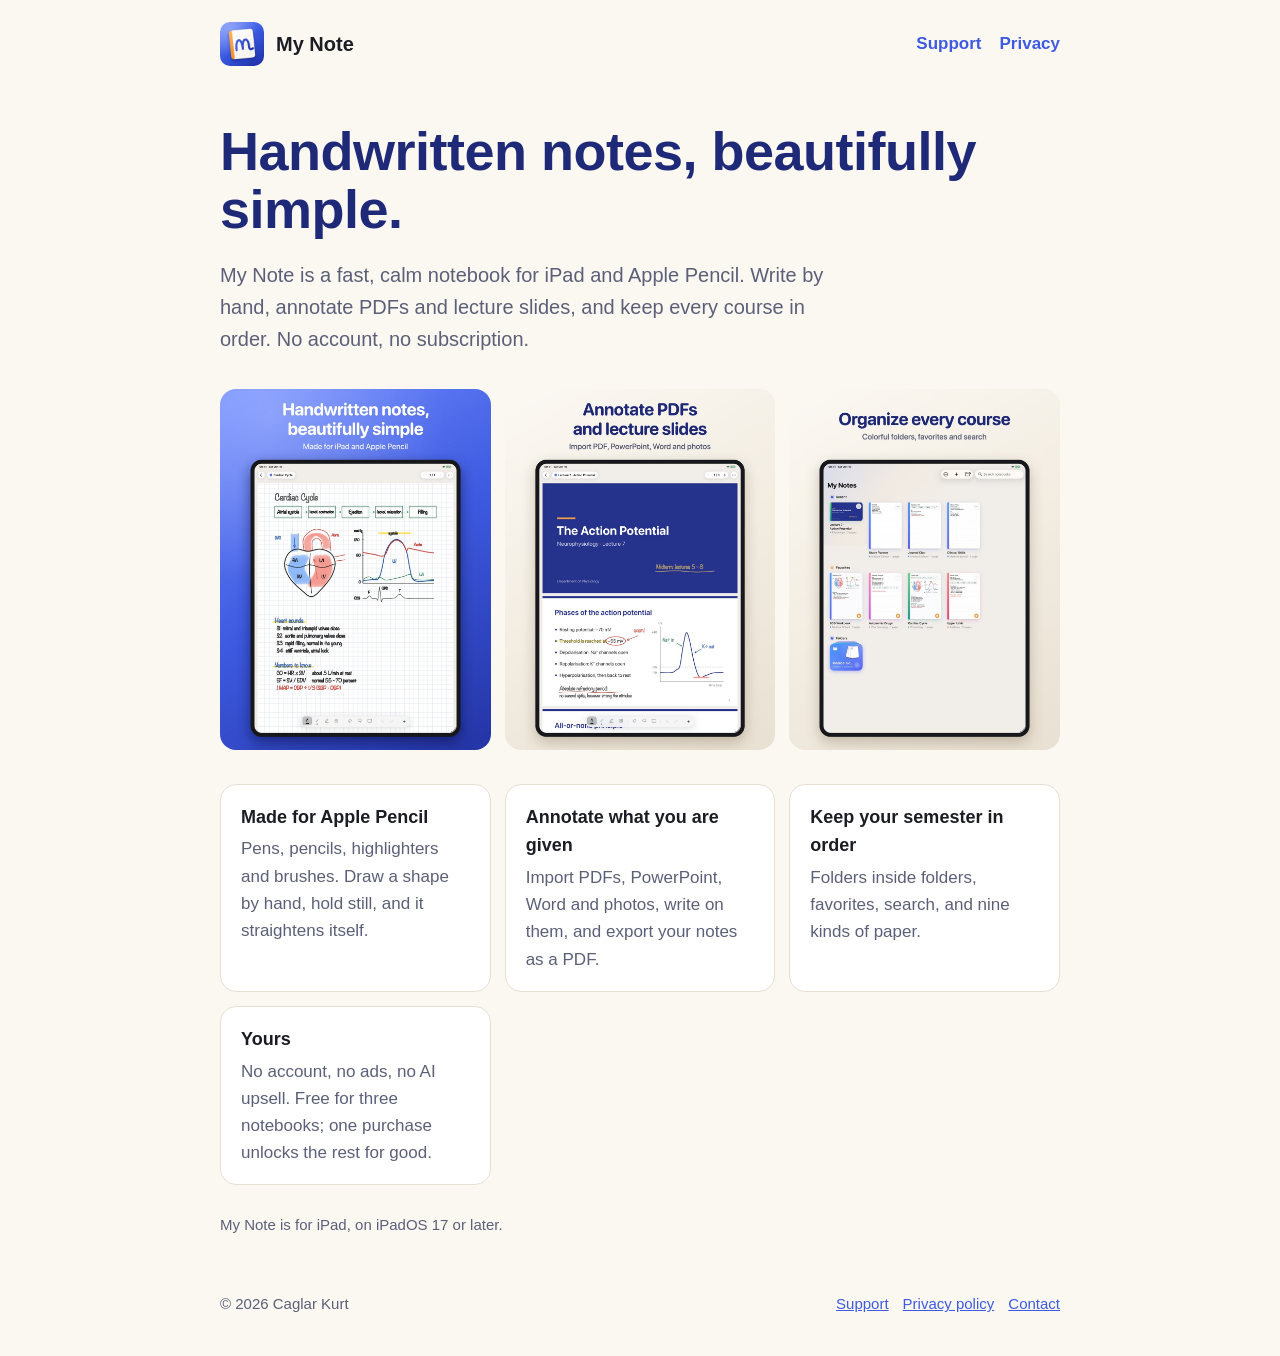
<file: index.html>
<!doctype html>
<html lang="en">
<head>
<meta charset="utf-8">
<meta name="viewport" content="width=device-width, initial-scale=1">
<title>My Note: Handwriting Notebook for iPad</title>
<link rel="icon" href="img/icon.png">
<link rel="stylesheet" href="style.css">
</head>
<body>
<header>
  <a class="brand" href="./"><img src="img/icon.png" alt="">My Note</a>
  <nav><a href="support/">Support</a><a href="privacy/">Privacy</a></nav>
</header>
<main>
<h1>Handwritten notes, beautifully simple.</h1>
<p class="lead">My Note is a fast, calm notebook for iPad and Apple Pencil. Write by hand, annotate PDFs and lecture slides, and keep every course in order. No account, no subscription.</p>
<div class="shots">
  <img src="img/1-notes.jpg" alt="A handwritten page about the cardiac cycle, with a drawing of the heart">
  <img src="img/2-slides-1.jpg" alt="Lecture slides with handwritten notes on them">
  <img src="img/4-library.jpg" alt="The library, with recent and favorite notebooks">
</div>
<div class="grid">
  <div class="card"><h3>Made for Apple Pencil</h3><p>Pens, pencils, highlighters and brushes. Draw a shape by hand, hold still, and it straightens itself.</p></div>
  <div class="card"><h3>Annotate what you are given</h3><p>Import PDFs, PowerPoint, Word and photos, write on them, and export your notes as a PDF.</p></div>
  <div class="card"><h3>Keep your semester in order</h3><p>Folders inside folders, favorites, search, and nine kinds of paper.</p></div>
  <div class="card"><h3>Yours</h3><p>No account, no ads, no AI upsell. Free for three notebooks; one purchase unlocks the rest for good.</p></div>
</div>
<p class="small" style="margin-top:28px">My Note is for iPad, on iPadOS 17 or later.</p>
</main>
<footer>
  <span>&copy; 2026 Caglar Kurt</span>
  <span><a href="support/">Support</a><a href="privacy/">Privacy policy</a><a href="mailto:kurtcaglar777@gmail.com">Contact</a></span>
</footer>
</body>
</html>
</file>
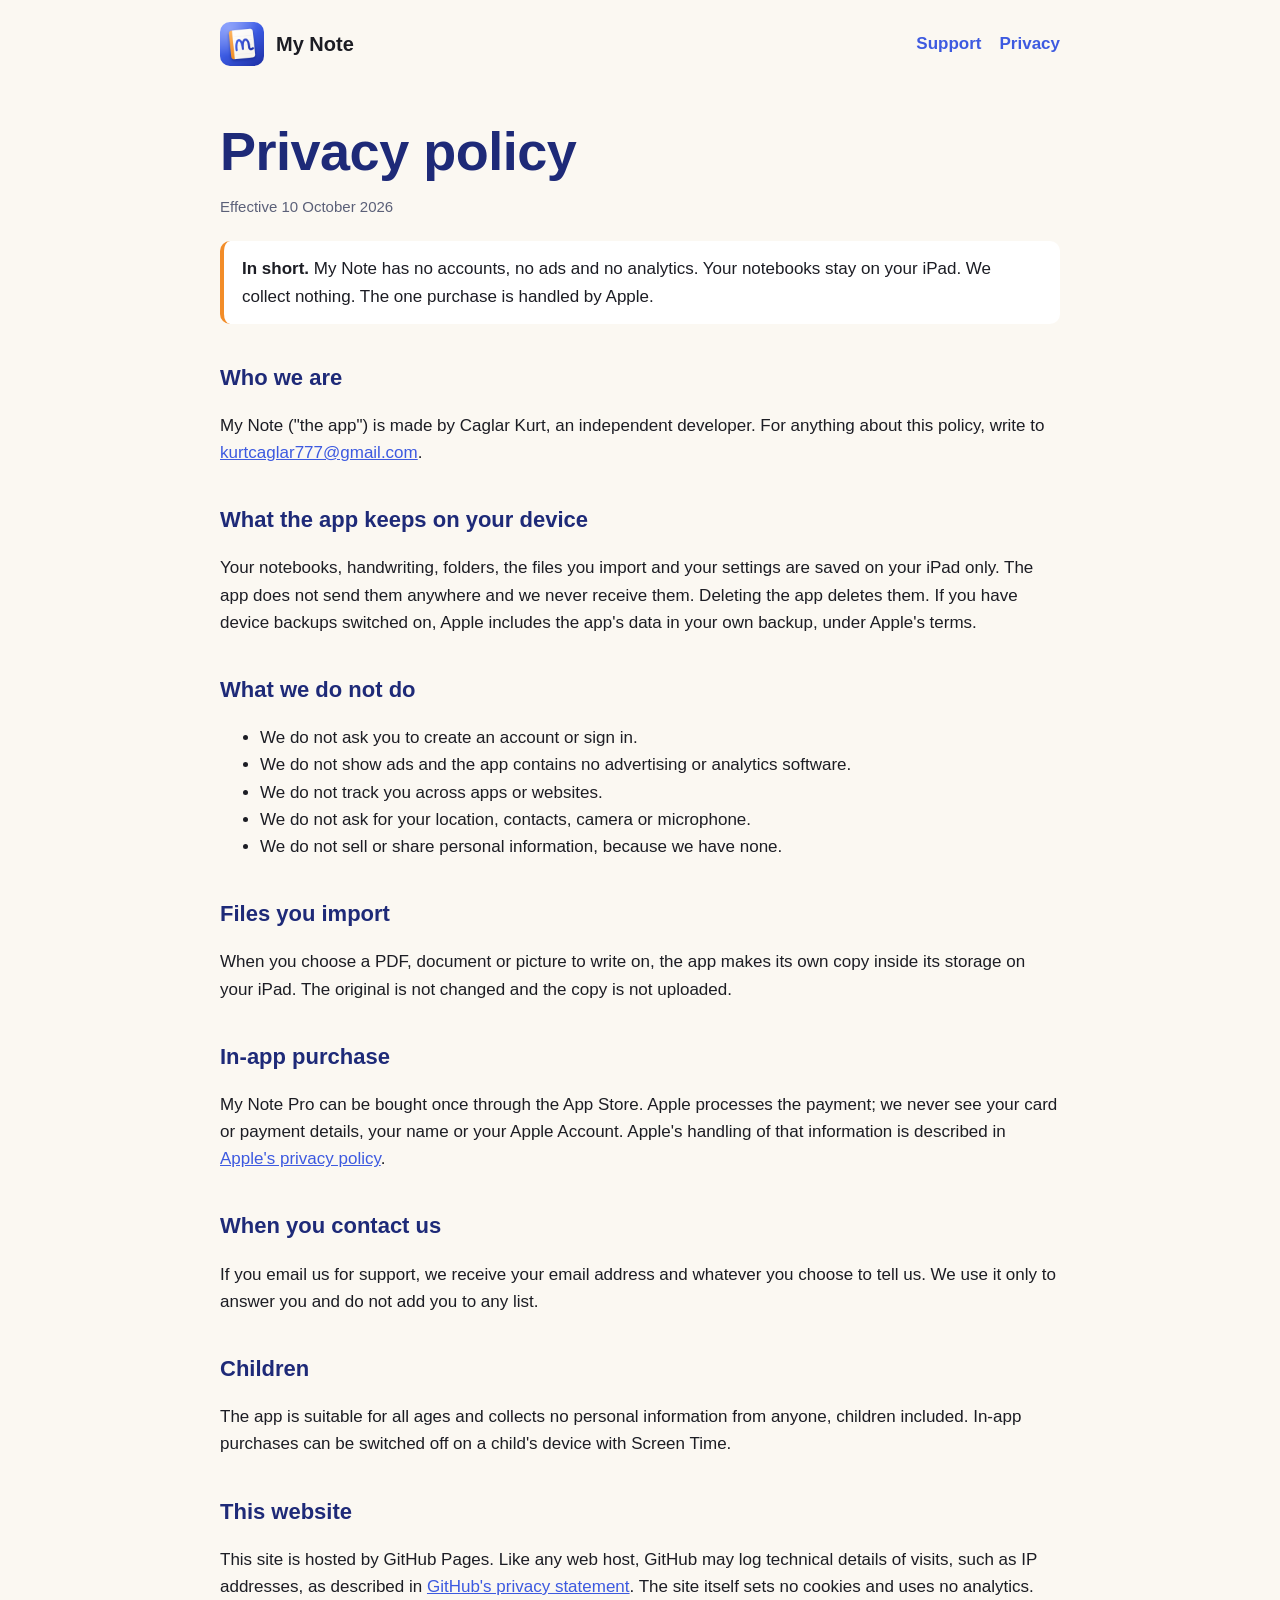
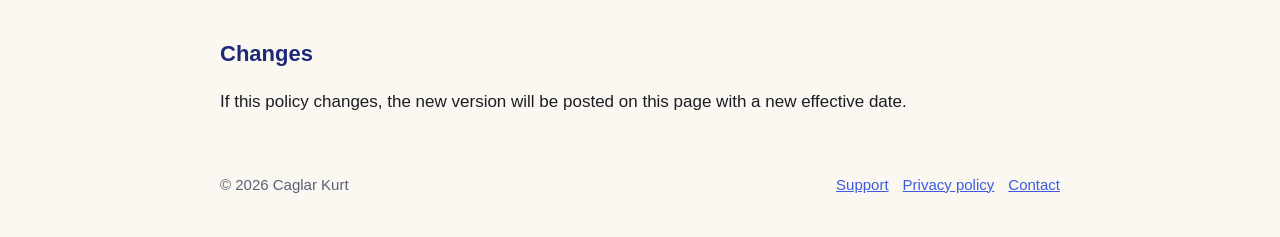
<file: privacy/index.html>
<!doctype html>
<html lang="en">
<head>
<meta charset="utf-8">
<meta name="viewport" content="width=device-width, initial-scale=1">
<title>Privacy policy · My Note</title>
<link rel="icon" href="../img/icon.png">
<link rel="stylesheet" href="../style.css">
</head>
<body>
<header>
  <a class="brand" href="../"><img src="../img/icon.png" alt="">My Note</a>
  <nav><a href="../support/">Support</a><a href="../privacy/">Privacy</a></nav>
</header>
<main>
<h1>Privacy policy</h1>
<p class="small">Effective 10 October 2026</p>
<div class="note"><strong>In short.</strong> My Note has no accounts, no ads and no analytics. Your notebooks stay on your iPad. We collect nothing. The one purchase is handled by Apple.</div>

<h2>Who we are</h2>
<p>My Note ("the app") is made by Caglar Kurt, an independent developer. For anything about this policy, write to <a href="mailto:kurtcaglar777@gmail.com">kurtcaglar777@gmail.com</a>.</p>

<h2>What the app keeps on your device</h2>
<p>Your notebooks, handwriting, folders, the files you import and your settings are saved on your iPad only. The app does not send them anywhere and we never receive them. Deleting the app deletes them. If you have device backups switched on, Apple includes the app's data in your own backup, under Apple's terms.</p>

<h2>What we do not do</h2>
<ul>
  <li>We do not ask you to create an account or sign in.</li>
  <li>We do not show ads and the app contains no advertising or analytics software.</li>
  <li>We do not track you across apps or websites.</li>
  <li>We do not ask for your location, contacts, camera or microphone.</li>
  <li>We do not sell or share personal information, because we have none.</li>
</ul>

<h2>Files you import</h2>
<p>When you choose a PDF, document or picture to write on, the app makes its own copy inside its storage on your iPad. The original is not changed and the copy is not uploaded.</p>

<h2>In-app purchase</h2>
<p>My Note Pro can be bought once through the App Store. Apple processes the payment; we never see your card or payment details, your name or your Apple Account. Apple's handling of that information is described in <a href="https://www.apple.com/legal/privacy/">Apple's privacy policy</a>.</p>

<h2>When you contact us</h2>
<p>If you email us for support, we receive your email address and whatever you choose to tell us. We use it only to answer you and do not add you to any list.</p>

<h2>Children</h2>
<p>The app is suitable for all ages and collects no personal information from anyone, children included. In-app purchases can be switched off on a child's device with Screen Time.</p>

<h2>This website</h2>
<p>This site is hosted by GitHub Pages. Like any web host, GitHub may log technical details of visits, such as IP addresses, as described in <a href="https://docs.github.com/en/site-policy/privacy-policies/github-general-privacy-statement">GitHub's privacy statement</a>. The site itself sets no cookies and uses no analytics.</p>

<h2>Changes</h2>
<p>If this policy changes, the new version will be posted on this page with a new effective date.</p>
</main>
<footer>
  <span>&copy; 2026 Caglar Kurt</span>
  <span><a href="../support/">Support</a><a href="../privacy/">Privacy policy</a><a href="mailto:kurtcaglar777@gmail.com">Contact</a></span>
</footer>
</body>
</html>
</file>
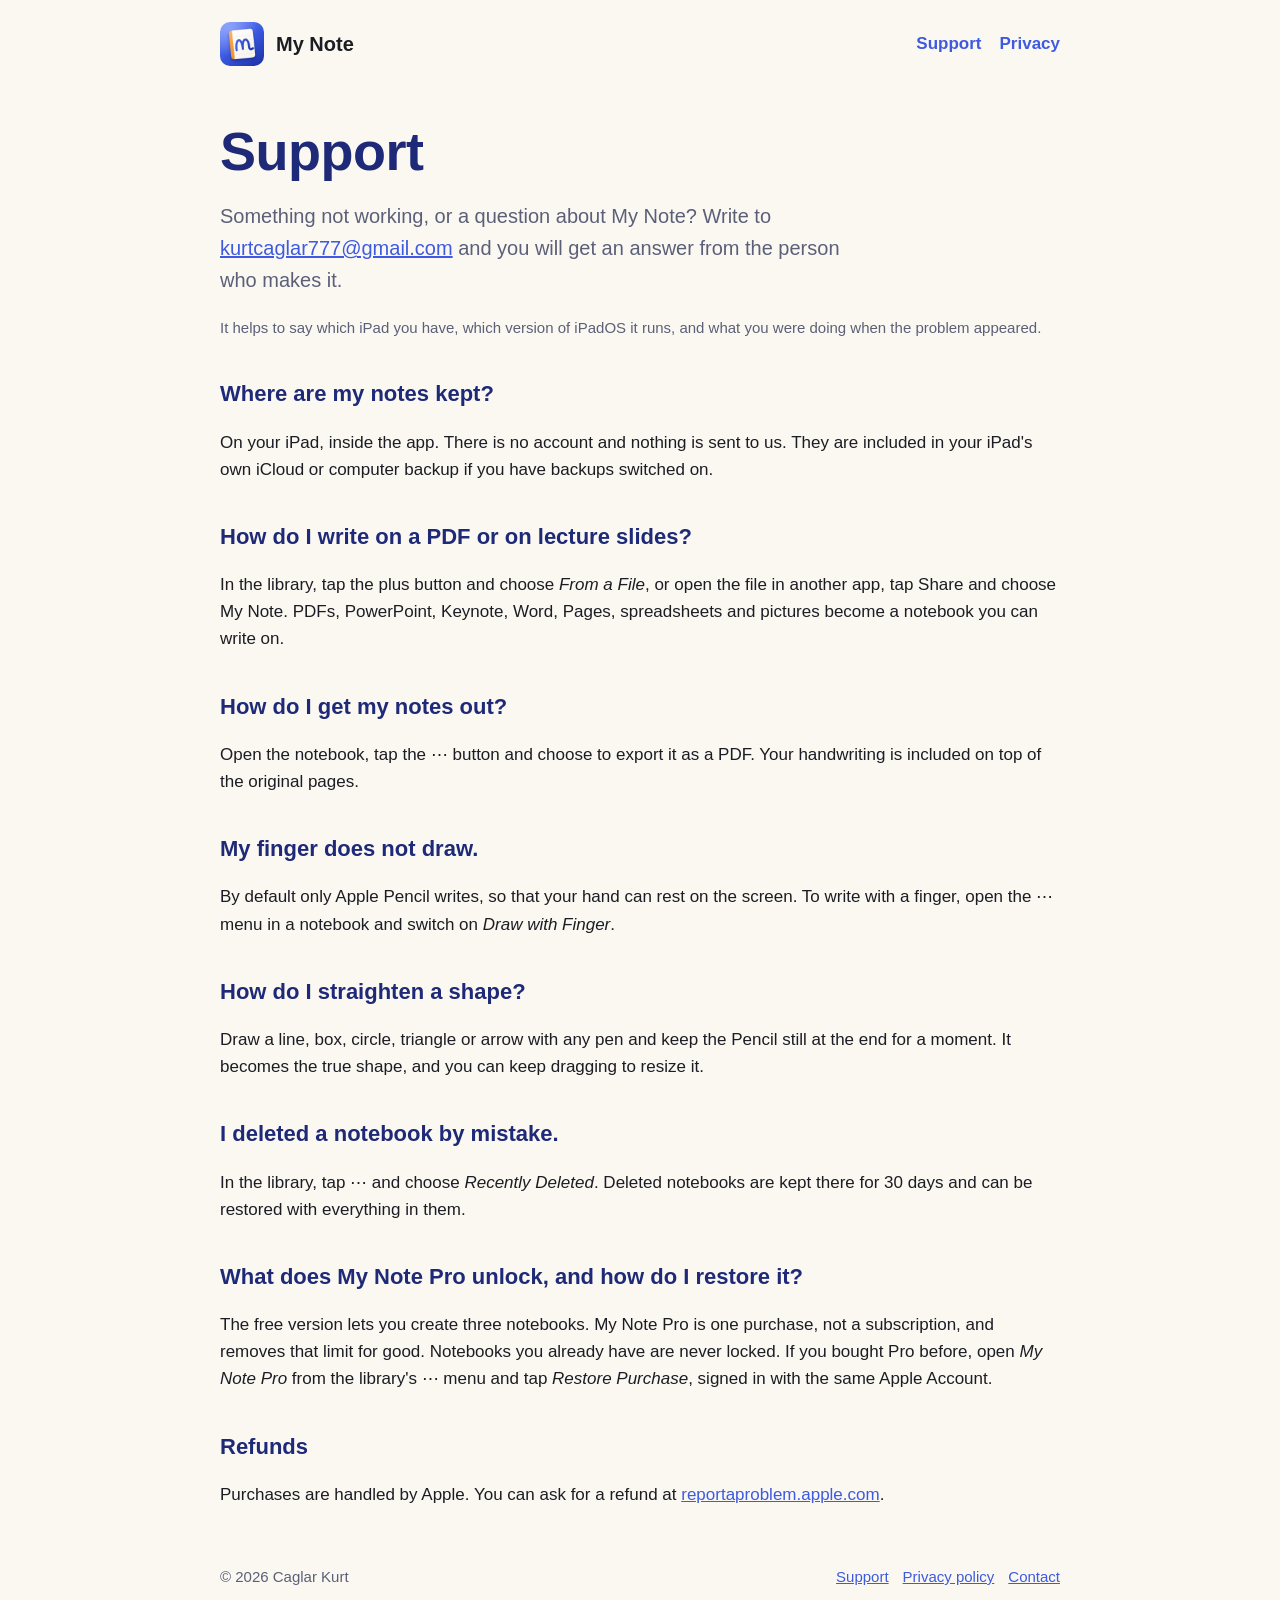
<file: support/index.html>
<!doctype html>
<html lang="en">
<head>
<meta charset="utf-8">
<meta name="viewport" content="width=device-width, initial-scale=1">
<title>Support · My Note</title>
<link rel="icon" href="../img/icon.png">
<link rel="stylesheet" href="../style.css">
</head>
<body>
<header>
  <a class="brand" href="../"><img src="../img/icon.png" alt="">My Note</a>
  <nav><a href="../support/">Support</a><a href="../privacy/">Privacy</a></nav>
</header>
<main>
<h1>Support</h1>
<p class="lead">Something not working, or a question about My Note? Write to <a href="mailto:kurtcaglar777@gmail.com?subject=My%20Note">kurtcaglar777@gmail.com</a> and you will get an answer from the person who makes it.</p>
<p class="small">It helps to say which iPad you have, which version of iPadOS it runs, and what you were doing when the problem appeared.</p>

<h2>Where are my notes kept?</h2>
<p>On your iPad, inside the app. There is no account and nothing is sent to us. They are included in your iPad's own iCloud or computer backup if you have backups switched on.</p>

<h2>How do I write on a PDF or on lecture slides?</h2>
<p>In the library, tap the plus button and choose <em>From a File</em>, or open the file in another app, tap Share and choose My Note. PDFs, PowerPoint, Keynote, Word, Pages, spreadsheets and pictures become a notebook you can write on.</p>

<h2>How do I get my notes out?</h2>
<p>Open the notebook, tap the ⋯ button and choose to export it as a PDF. Your handwriting is included on top of the original pages.</p>

<h2>My finger does not draw.</h2>
<p>By default only Apple Pencil writes, so that your hand can rest on the screen. To write with a finger, open the ⋯ menu in a notebook and switch on <em>Draw with Finger</em>.</p>

<h2>How do I straighten a shape?</h2>
<p>Draw a line, box, circle, triangle or arrow with any pen and keep the Pencil still at the end for a moment. It becomes the true shape, and you can keep dragging to resize it.</p>

<h2>I deleted a notebook by mistake.</h2>
<p>In the library, tap ⋯ and choose <em>Recently Deleted</em>. Deleted notebooks are kept there for 30 days and can be restored with everything in them.</p>

<h2>What does My Note Pro unlock, and how do I restore it?</h2>
<p>The free version lets you create three notebooks. My Note Pro is one purchase, not a subscription, and removes that limit for good. Notebooks you already have are never locked. If you bought Pro before, open <em>My Note Pro</em> from the library's ⋯ menu and tap <em>Restore Purchase</em>, signed in with the same Apple Account.</p>

<h2>Refunds</h2>
<p>Purchases are handled by Apple. You can ask for a refund at <a href="https://reportaproblem.apple.com">reportaproblem.apple.com</a>.</p>
</main>
<footer>
  <span>&copy; 2026 Caglar Kurt</span>
  <span><a href="../support/">Support</a><a href="../privacy/">Privacy policy</a><a href="mailto:kurtcaglar777@gmail.com">Contact</a></span>
</footer>
</body>
</html>
</file>
<file: style.css>
:root { --ink: #3D5AE0; --deep: #1E2A78; --warm: #F28C28; --bg: #FBF8F2; --card: #ffffff; --text: #1c1d24; --muted: #5b6078; --line: #e7e0d2; }
@media (prefers-color-scheme: dark) { :root { --bg: #15151b; --card: #1e1f28; --text: #f1f0ec; --muted: #a3a7bd; --line: #2c2d3a; --deep: #a9b8ff; } }
* { box-sizing: border-box; }
body { margin: 0; background: var(--bg); color: var(--text); font: 17px/1.6 ui-rounded, -apple-system, BlinkMacSystemFont, "Segoe UI", sans-serif; }
a { color: var(--ink); }
header, main, footer { max-width: 880px; margin: 0 auto; padding: 0 20px; }
header { display: flex; align-items: center; justify-content: space-between; padding-top: 22px; padding-bottom: 22px; }
.brand { display: flex; align-items: center; gap: 12px; font-weight: 700; font-size: 20px; color: var(--text); text-decoration: none; }
.brand img { width: 44px; height: 44px; border-radius: 10px; }
nav a { margin-left: 18px; text-decoration: none; font-weight: 600; }
h1 { font-size: clamp(34px, 6vw, 54px); line-height: 1.08; margin: 34px 0 12px; color: var(--deep); letter-spacing: -0.5px; }
h2 { margin: 36px 0 8px; font-size: 22px; color: var(--deep); }
.lead { font-size: 20px; color: var(--muted); max-width: 620px; }
.shots { display: grid; grid-template-columns: repeat(3, 1fr); gap: 14px; margin: 34px 0; }
.shots img { width: 100%; border-radius: 16px; display: block; }
.grid { display: grid; grid-template-columns: repeat(auto-fit, minmax(240px, 1fr)); gap: 14px; }
.card { background: var(--card); border: 1px solid var(--line); border-radius: 16px; padding: 18px 20px; }
.card h3 { margin: 0 0 4px; font-size: 18px; }
.card p { margin: 0; color: var(--muted); }
.note { background: var(--card); border-left: 4px solid var(--warm); border-radius: 10px; padding: 14px 18px; margin: 22px 0; }
.small { color: var(--muted); font-size: 15px; }
footer { padding-top: 40px; padding-bottom: 40px; color: var(--muted); font-size: 15px; display: flex; justify-content: space-between; flex-wrap: wrap; gap: 10px; }
footer a { margin-left: 14px; }
@media (max-width: 600px) { .shots { grid-template-columns: 1fr 1fr; } .shots img:last-child { display: none; } }
</file>
